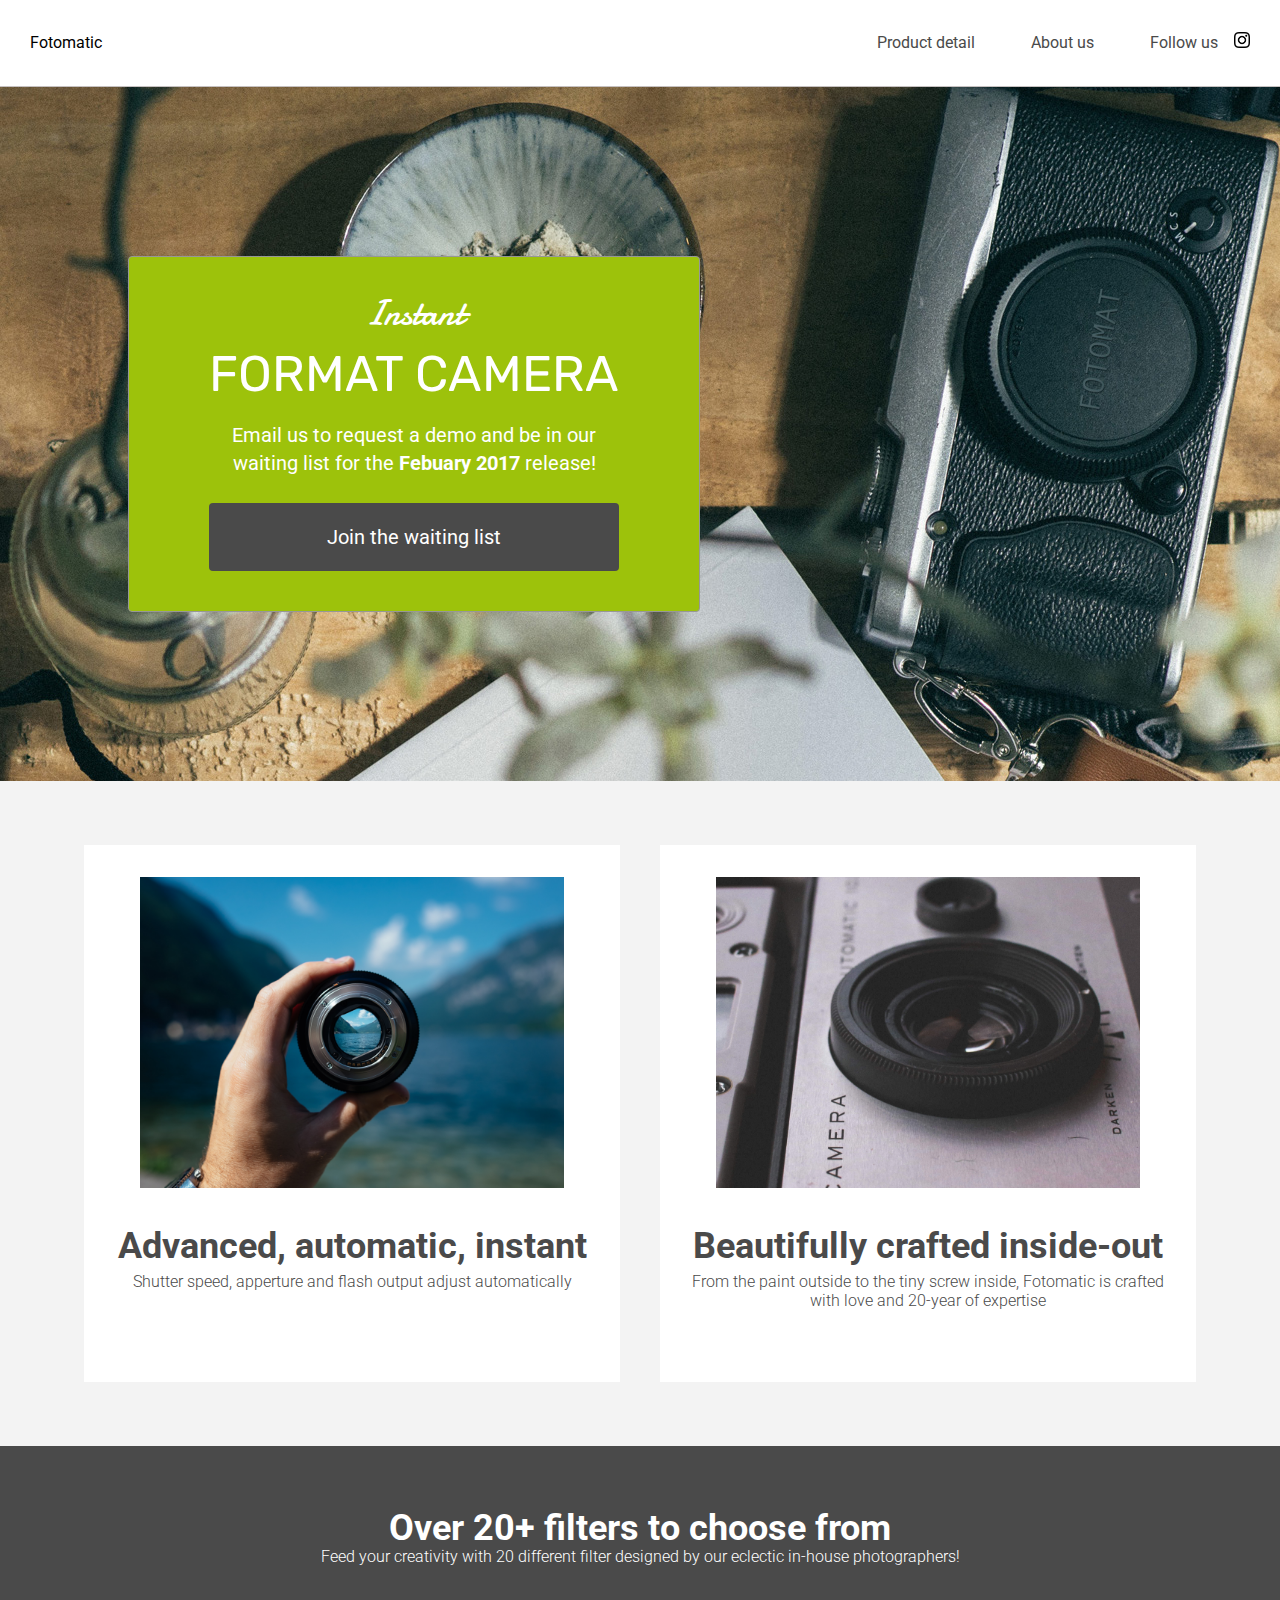
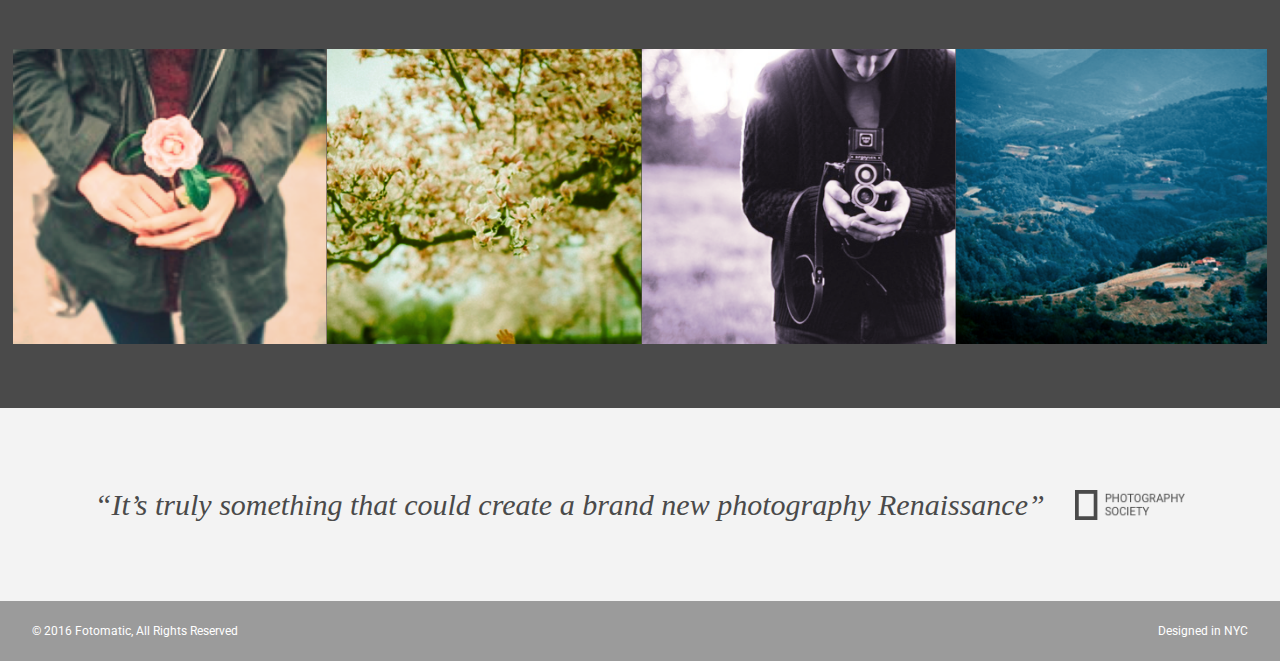
<file: Fotomatic/index.html>
<!DOCTYPE html>
<html>
<head>
  <link href="https://fonts.googleapis.com/css?family=Damion" rel="stylesheet">
  <link href="https://fonts.googleapis.com/css?family=Rubik" rel="stylesheet">
  <link href="https://fonts.googleapis.com/css?family=Roboto:300,400,600,700" rel="stylesheet">
  <link rel="stylesheet" href="./resources/css/reset.css">
  <link rel="stylesheet" href="./resources/css/style.css">
  <title>Fotomatic</title>
</head>
<body>
  <!-- Header -->
  <header>
    <div class="content">
      <a href="index.html" class="desktop logo">Fotomatic</a>
      <nav class="desktop">
        <ul>
          <li><a href="#">Product detail</a></li>
          <li><a href="#">About us</a></li>
          <li><a href="https://www.instagram.com/" target="_blank">Follow us <img class="icon" src="./resources/images/instagram.png"></a></li>
          <li><a href="#" class="button">Join us</a></li>
        </ul>
      </nav>
      <nav class="mobile">
        <ul>
          <li><a href="#"><img src="./resources/images/ic-logo.svg"></a></li>
          <li><a href="#"><img src="./resources/images/ic-product-detail.svg"></a></li>
          <li><a href="#"><img src="./resources/images/ic-about-us.svg"></a></li>
          <li><a href="#" class="button">Join us</a></li>
        </ul>
      </nav>
    </div>
  </header>

  <!-- Main Content -->
  <div class="main-content">

    <!-- Sign Up Section -->
    <div id="sign-up-section" class="banner">
      <div id="sign-up-cta">
        <div class="content center">
          <div class="header">
            <h2 class="cursive">Instant</h2>
            <h1 class="striking">FORMAT CAMERA</h1>
          </div>
          <div class="email">
            <span>
              Email us to request a demo and be in our waiting list for the <strong>Febuary 2017</strong> release!
            </span>
            <div class="button">Join the waiting list</div>
          </div>
        </div>
      </div>
    </div>

    <!-- Features Section -->
    <div id="features-section">
      <div class="feature">
        <div class="center">
          <div class="image-container">
            <img src="./resources/images/feature-1.png" />
          </div>
          <div class="content">
            <h2>Advanced, automatic, instant</h2>
            <h3>Shutter speed, apperture and flash output adjust automatically</h3>
          </div>
        </div>
      </div>
      <div class="feature">
        <div class="center">
          <div class="image-container">
            <img src="./resources/images/feature-2.png" />
          </div>
          <div class="content">
            <h2>Beautifully crafted inside-out</h2>
            <h3>From the paint outside to the tiny screw inside, Fotomatic is crafted with love and 20-year of expertise</h3>
          </div>
        </div>
      </div>
    </div>

    <!-- Filters Section -->
    <div id="filters-section">
      <div class="content center">
        <h2>Over 20+ filters to choose from</h2>
        <h3>Feed your creativity with 20 different filter designed by our eclectic in-house photographers!</h3>
      </div>
      <div class="images-container">
        <div class="image-container">
          <img src="./resources/images/filter-1.png" />
        </div>
        <div class="image-container">
          <img src="./resources/images/filter-2.png" />
        </div>
        <div class="image-container">
          <img src="./resources/images/filter-3.png" />
        </div>
        <div class="image-container extra">
          <img src="./resources/images/filter-4.png" />
        </div>
      </div>
    </div>

    <!-- Quotes Section -->
    <div id="quotes-section">
      <div class="content center">
        <span class="quote">“It’s truly something that could create a brand new photography Renaissance”</span>
        <img class="quote-citation" src="./resources/images/photography-logo.png" />
      </div>
    </div>

    <!-- Footer -->
    <footer>
      <div class="content">
        <span class="copyright">© 2016  Fotomatic, All Rights Reserved</span>
        <span class="location">Designed in NYC</span>
      </div>
    </footer>

  </div>
</body>
</html>
</file>
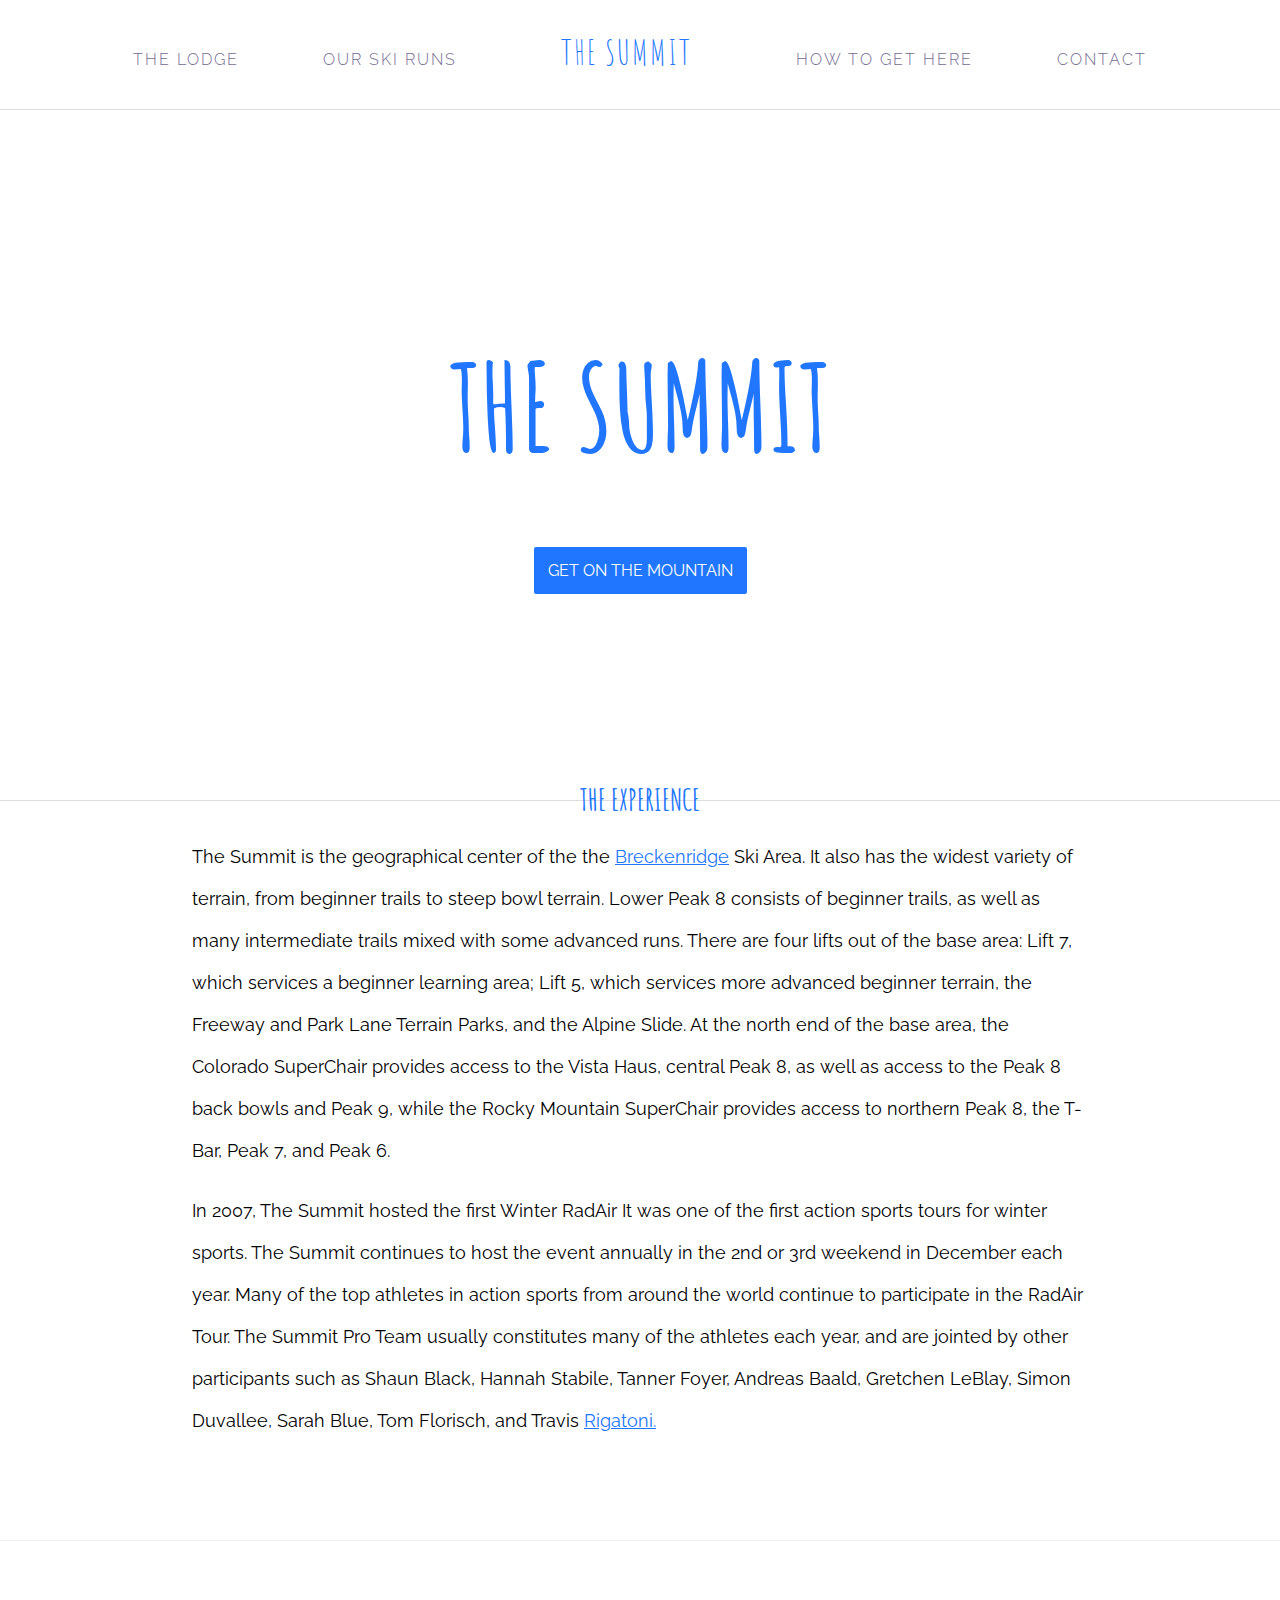
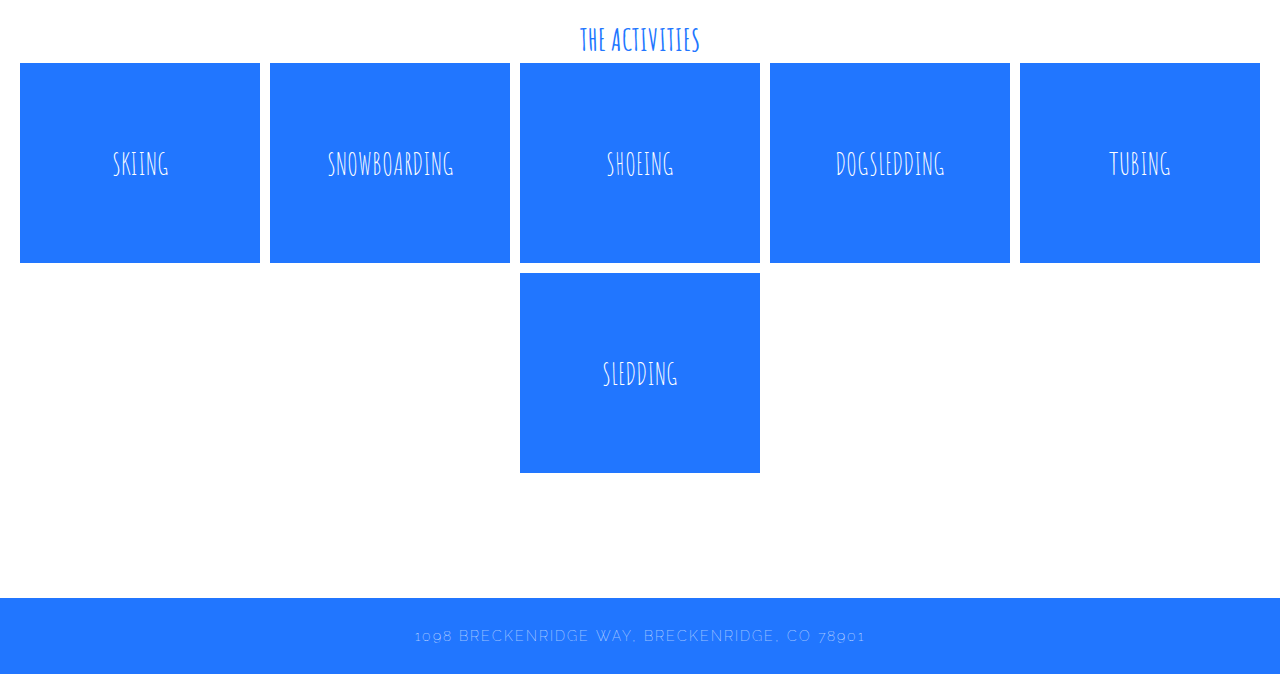
<file: The Summit/index.html>
<!DOCTYPE html>
<html>
  <head>
    <title>Experience the Summit at Breckenridge!</title>
    <link href="https://fonts.googleapis.com/css?family=Amatic+SC|Raleway:100,200,300,400,500,600,700,800,900" rel="stylesheet">
    <link rel="stylesheet" type="text/css" href="starting.css">
    <link rel="stylesheet" type="text/css" href="style.css">
  </head>
<body>
  <div class="navigation">
    <ul>
      <a class="nav-link">The Lodge</a>
      <a class="nav-link">Our Ski Runs</a>
      <a class="nav-link logo">The Summit</a>
      <a class="nav-link">How to Get Here</a>
      <a class="nav-link">Contact</a>
    </ul>
  </div>

  <div class="banner">
    <div class="banner-text">
      <h1>Experience</h1>
      <h2>The Summit</h2>
      <a href="#" class="btn">Get on the mountain</a>
    </div>
  </div>

  <div class="content">
    <h2>The Experience</h2>
    <div class="description">
      <p>The Summit is the geographical center of the the <a href="http://www.gobreck.com/">Breckenridge</a> Ski Area. It also has the widest variety of terrain, from beginner trails to steep bowl terrain. Lower Peak 8 consists of beginner trails, as well as many intermediate trails mixed with some advanced runs. There are four lifts out of the base area: Lift 7, which services a beginner learning area; Lift 5, which services more advanced beginner terrain, the Freeway and Park Lane Terrain Parks, and the Alpine Slide. At the north end of the base area, the Colorado SuperChair provides access to the Vista Haus, central Peak 8, as well as access to the Peak 8 back bowls and Peak 9, while the Rocky Mountain SuperChair provides access to northern Peak 8, the T-Bar, Peak 7, and Peak 6.</p>
      <p>In 2007, The Summit hosted the first Winter RadAir It was one of the first action sports tours for winter sports. The Summit continues to host the event annually in the 2nd or 3rd weekend in December each year. Many of the top athletes in action sports from around the world continue to participate in the RadAir Tour. The Summit Pro Team usually constitutes many of the athletes each year, and are jointed by other participants such as Shaun Black, Hannah Stabile, Tanner Foyer, Andreas Baald, Gretchen LeBlay, Simon Duvallee, Sarah Blue, Tom Florisch, and Travis <a href="https://www.google.com/search?q=rigatoni&rlz=1C5CHFA_enUS751US751&source=lnms&tbm=isch&sa=X&ved=0ahUKEwj5qu257ZvYAhVp3IMKHfkHDyUQ_AUICigB&biw=948&bih=1103">Rigatoni.</a></p>
    </div>
  </div>

  <div class="activities-panel">
    <h2>The Activities</h2>
    <a class="activity">
      Skiing
    </a>
    <a class="activity">
      Snowboarding
    </a>
    <a class="activity">
      Shoeing
    </a>
    <a class="activity">
      Dogsledding
    </a>
    <a class="activity">
      Tubing
    </a>
    <a class="activity">
      Sledding
    </a>
  </div>

  <div class="footer">
    <h2>1098 Breckenridge Way, Breckenridge, CO 78901</h2>
  </div>

  </body>
</html>
</file>
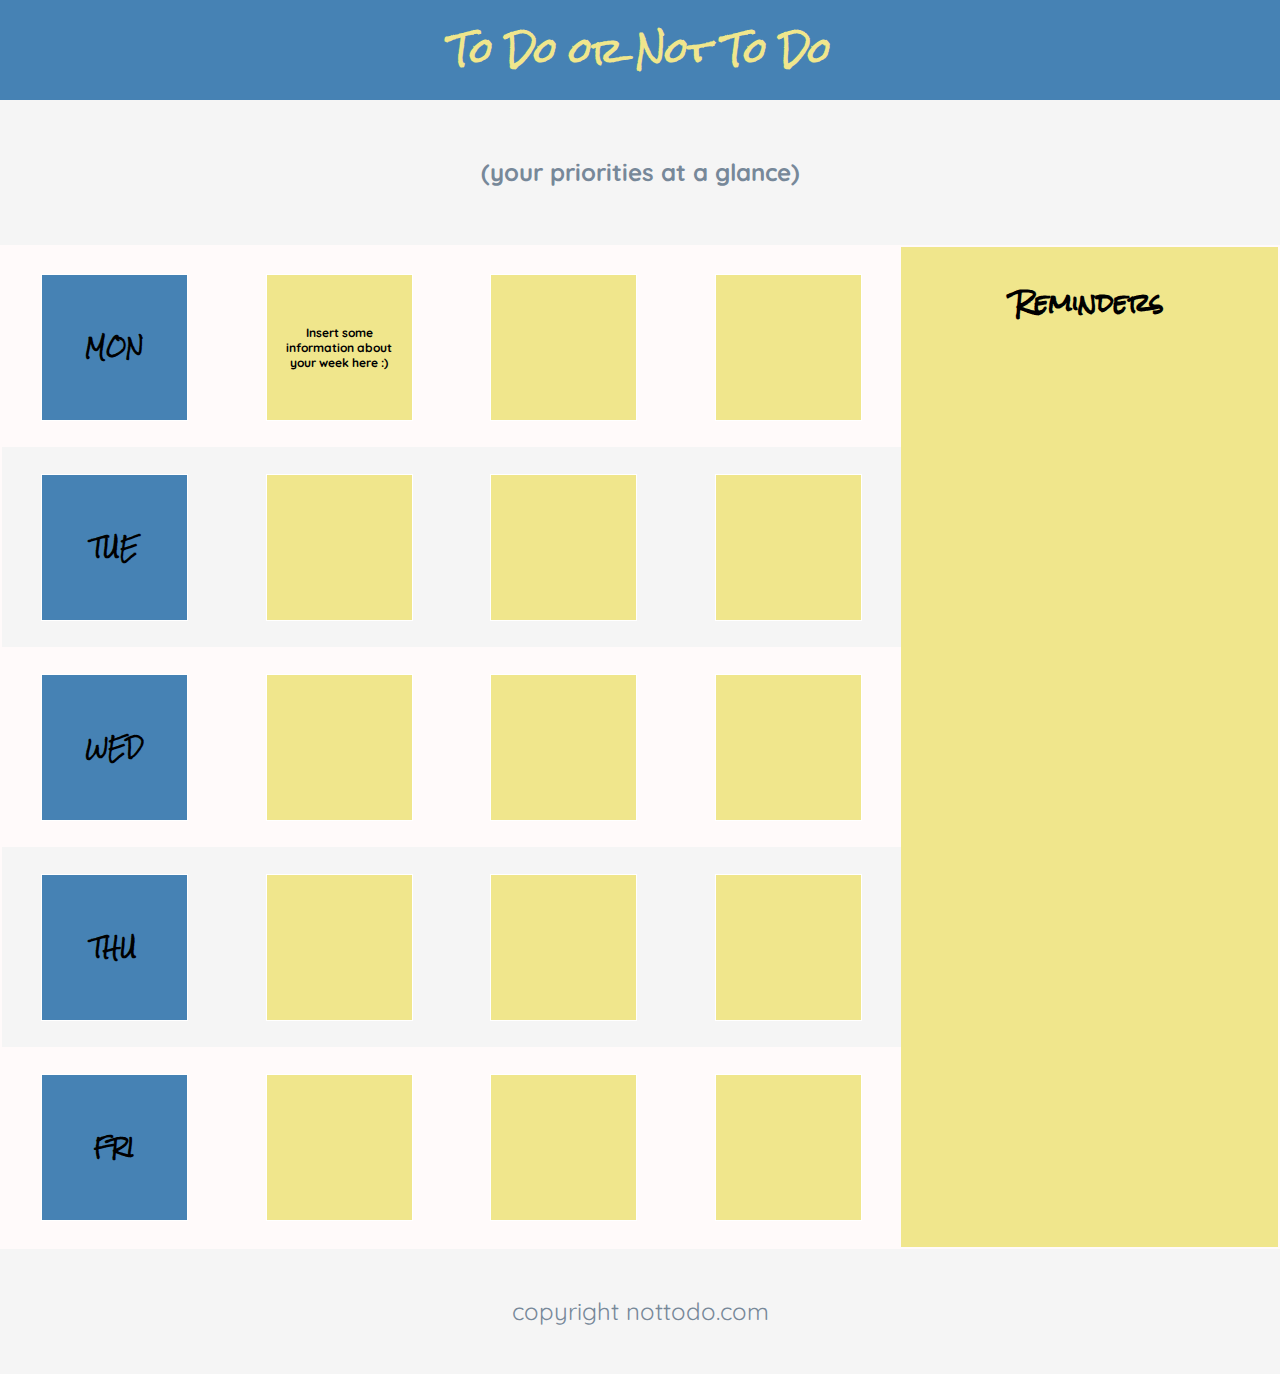
<file: to-do app/index.html>
<!DOCTYPE html>
<html>

<head>
  <title>To Do App</title>
  <link rel='stylesheet' href='style.css'>
  <link href='https://fonts.googleapis.com/css?family=Quicksand' rel='stylesheet'>
  <link href='https://fonts.googleapis.com/css?family=Rock+Salt' rel='stylesheet'>
</head>
<body>

  <!-- Header -->
  <div id='header'>
    <h1>To Do or Not To Do</h1>
    <h2 class='tagline'>(your priorities at a glance)</h2>
  </div>

  <!-- App Container -->
  <div class='container'>

    <!-- To Do Section -->
    <div class='week'>
      <div class='row secondary-background'>
        <div class='day square'><h3>MON</h3></div>
        <div class='task square'>
          <p> Insert some information about your week here :) </p>
        </div>
        <div class='task square'></div>
        <div class='task square'></div>
      </div>
      <div class='row'>
        <div class='day square'><h3>TUE</h3></div>
        <div class='task square'></div>
        <div class='task square'></div>
        <div class='task square'></div>
      </div>
      <div class='row secondary-background'>
        <div class='day square'><h3>WED</h3></div>
        <div class='task square'></div>
        <div class='task square'></div>
        <div class='task square'></div>
      </div>
      <div class='row'>
        <div class='day square'><h3>THU</h3></div>
        <div class='task square'></div>
        <div class='task square'></div>
        <div class='task square'></div>
      </div>
      <div class='row secondary-background'>
        <div class='day square'><h3>FRI</h3></div>
        <div class='task square'></div>
        <div class='task square'></div>
        <div class='task square'></div>
      </div>
    </div>

    <!-- Reminders Section -->
    <div class='reminders'>
      <h3>Reminders</h3>
    </div>
  </div>

  <!-- Footer -->
  <footer>
    <span class='tagline'>copyright nottodo.com</span>
  </footer>
</body>
</html>
</file>
<file: Fotomatic/resources/css/style.css>
/* Universal Styles */

html {
  font-family: "Roboto", sans-serif;
  font-size: 16px;
}

.main-content {
  position: relative;
  top: 5.3125rem; /* To offset for fixed header. */
}

.center {
  text-align: center;
}

.button {
  border-radius: 4px;
  background-color: #4a4a4a;
  color: white;
}

.image-container {
  overflow: hidden;
}

.image-container img {
  display: block;
  max-width: 100%;
}

@media only screen and (max-width: 895px) {
  .main-content {
    top: 2.5625rem;
  }
}

/* Header */

header {
  position: fixed;
  z-index: 100;
  width: 100%;
  border-bottom: solid 1px #c6c1c1;
  background-color: white;
}

header .content {
  display: flex;
  align-items: center;
  padding: 1.875rem;
}

header .logo {
  flex: 1;
}

header nav ul {
  display: flex;
}

nav li {
  padding-left: 3.5rem;
}

nav a {
  vertical-align: bottom;
  line-height: 1.6;
  font-size: 1rem;
  color: #4a4a4a;
}

nav .button {
  padding: .1875rem .5rem;
  background-color: #9dc20b;
  line-height: 1.6;
  color: white;
}

nav li:last-child {
  display: none;
}

header .icon {
  width: 1rem;
  padding-left: .75rem;
}

header .mobile {
  display: none;
}

@media only screen and (max-width: 895px) {
  nav li:last-child {
    display: block;
  }

  header .content {
    padding: 1rem 1rem;
  }
}

@media only screen and (max-width: 600px) {
  header .desktop {
    display: none;
  }

  header .mobile {
    display: block;
    width: 100%;
  }

  header .content {
    padding: .5rem 0;
  }

  header .mobile ul {
    display: flex;
    justify-content: space-around;
    align-items: center;
    width: 100%;
  }

  header .mobile li {
    padding: 0;
  }
}

/* Sign Up Section */

#sign-up-section {
  display: flex;
  justify-content: flex-start;
  align-items: flex-start;
  height: 43.5rem;
  background-image: url('../images/banner-landingpage.jpg');
  background-position: bottom;
  background-size: cover;
  background-repeat: no-repeat;
}

#sign-up-cta {
  position: relative;
  top: 171px;
  left: 10%;
  padding: 0 5rem 2.5rem 5rem;
  border: solid 1px #979797;
  border-radius: 4px;
  background-color: #9dc20b;
}

#sign-up-cta .content {
  width: 25.625rem;
  margin-top: 2rem;
  font-family: "Roboto", sans-serif;
  font-size: 1.25rem;
  line-height: 1.4;
  color: white;
}

#sign-up-cta h1 {
  font-size: 3.125rem;
}

#sign-up-cta h2 {
  font-size: 2.25rem;
}

#sign-up-cta span strong {
  font-weight: bold;
}

#sign-up-cta .cursive {
  font-family: "Damion", cursive;
}

#sign-up-cta .striking {
  font-family: "Rubik", sans-serif;
  padding-bottom: .75rem;
}

#sign-up-cta .button {
  margin-top: 1.625rem;
  padding: 1.25rem 7.25rem;
}

@media only screen and (max-width: 895px) {
  #sign-up-section {
    align-items: center;
    justify-content: center;
    height: 28rem;
  }

  #sign-up-cta {
    position: static;
    width: auto;
    height: auto;
    background-color: transparent;
    border: none;
  }

  #sign-up-cta .content {
    margin-top: 0;
  }

  #sign-up-cta .email {
    display: none;
  }

  #sign-up-cta h1 {
    font-size: 3.125rem;
  }

  #sign-up-cta h2 {
    font-size: 2.25rem;
  }
}

@media only screen and (max-width: 600px) {
  #sign-up-section {
    height: 20rem;
  }

  #sign-up-cta h1 {
    font-size: 2.25rem;
  }

  #sign-up-cta h2 {
    font-size: 2rem;
  }
}

/* Features Section */

#features-section {
  display: flex;
  justify-content: space-between;
  padding: 4rem 5%;
  background-color: #f3f3f3;
}

.feature {
  flex: 1;
  padding: 2rem;
  margin: 0px 1.25rem;
  background-color: white;
}

.feature .image-container {
  width: 90%;
  height: 65%;
  margin: 0 auto;
}

.feature .content {
  padding: 2.5rem 0;
}

.feature h2 {
  padding-bottom: .5rem;
  font-size: 2.25rem;
  font-weight: bold;
  color: #4a4a4a;
}

.feature h3 {
  font-size: 1rem;
  line-height: 1.2;
  font-weight: 300;
  color: #4a4a4a;
}

@media only screen and (max-width: 895px) {
  #features-section {
    padding: 1rem;
  }

  .feature {
    margin: 0px .5rem;
    padding: 1rem;
  }

  .feature h2 {
    font-size: 2rem;
    line-height: 1.3;
  }

  .feature h3 {
    font-size: .875rem;
    line-height: 1.4;
  }
}

@media only screen and (max-width: 600px) {
  #features-section {
    flex-flow: column;
    padding: 0;
  }

  .feature {
    margin: 0;
    padding: 1.25rem 1rem 0 1rem;
  }

  .feature .content {
    padding: 1.25rem 0 1.875rem 0;
  }
}

/* Filters Section */

#filters-section {
  padding: 4rem 0;
  background-color: #4a4a4a;
}

#filters-section .content {
  padding: 0 .625rem;
  margin-bottom: 5rem;
}

#filters-section .content h2 {
  font-size: 2.25rem;
  font-weight: bold;
  color: white;
}

#filters-section .content h3 {
  font-size: 1rem;
  line-height: 1.4;
  font-weight: 300;
  color: white;
}

#filters-section .images-container {
  display: flex;
  max-width: 100%;
  padding: 0 1%;
}

@media only screen and (max-width: 600px) {
  #filters-section {
    padding: 1.5rem 0 0 0;
  }

  #filters-section .content {
    margin-bottom: 1rem;
  }

  #filters-section .content h2 {
    padding-bottom: .625rem;
    font-size: 1.125rem;
    line-height: 1.3;
    font-weight: normal;
  }

  #filters-section .content h3 {
    font-size: .875rem;
    line-height: 1.4;
  }

  #filters-section .images-container {
    padding: 0;
  }

  #filters-section .extra {
    display: none;
  }
}

/* Quotes Section */

#quotes-section {
  background-color: #f3f3f3;
}

#quotes-section .content {
  display: flex;
  align-items: center;
  justify-content: center;
  padding: 5rem 1.5rem;
}

#quotes-section .quote {
  padding-right: 1.875rem;
  font-family: "Palatino", serif;
  font-size: 1.875rem;
  line-height: 1.1;
  font-style: italic;
  color: #4a4a4a;
}

#quotes-section .quote-citation {
  height: 1.875rem;
}

@media only screen and (max-width: 895px) {
  #quotes-section .content {
    padding: 3rem 1.5rem;
  }
}

@media only screen and (max-width: 600px) {
  #quotes-section .content {
    flex-flow: column;
    padding: 1.875rem .625rem;
  }

  #quotes-section .quote {
    font-size: 1.5rem;
    line-height: 1.4;
  }

  #quotes-section .quote-citation {
    display: block;
    padding-top: 1rem;
    margin: auto;
  }
}

/* Footer */

footer {
  background-color: #9b9b9b;
  padding: 1.5rem 2rem;
}

footer .content {
  color: white;
  display: flex;
  font-size: .75rem;
}

footer .copyright {
  flex-grow: 1;
}

@media only screen and (max-width: 600px) {
  footer .content {
    font-size: .625rem;
  }
}
</file>
<file: The Summit/starting.css>
body{
  background-color: #ffffff;
  margin: 0px;
  padding:0px;
}
.navigation{
  box-sizing: border-box;
  background-color: #ffffff;
  border-bottom: 1px solid #dddddd;
  left: 0px;
  overflow-y: auto;
  padding:30px;
  position: fixed;
  text-align: center;
  top: 0px;
  width: 100%;
  z-index: 999;
}
ul{
  margin: 0px;
  padding: 0px;
}
.navigation a{
  color: #736B92;
  display: inline-block;
  font-family: 'Raleway', sans-serif;
  font-size: 16px;
  font-weight: 300;
  letter-spacing: 2px;
  padding: 10px 40px;
  text-transform: uppercase;
}
a.logo{
  color: #2176FF;
  font-family: 'Amatic SC',sans-serif;
  font-size: 34px;
  padding: 0px 60px;
  text-align: center;
  text-transform: uppercase;
}
.banner{
  background-image: url("https://images.unsplash.com/photo-1418290232843-5d7a0bd93f7d?dpr=1&auto=format&crop=entropy&fit=crop&w=1500&h=1001&q=80&cs=tinysrgb");
  background-position: center top;
  background-size: cover;
  border-bottom: 1px solid #dddddd;
  height: 700px;
  position: relative;
  text-align: center;
  top: 100px;
  width: 100%;
}
.banner-text{
  position: relative;
  top: 200px;
}
h1{
  color: #ffffff;
  font-family: 'Raleway',sans-serif;
  font-size: 60px;
  font-weight: 100;
  letter-spacing: 2px;
  margin: 0px;
  text-align: center;
  text-transform: uppercase;
}
h2{
  color: #2176FF;
  font-family: 'Amatic SC',sans-serif;
  font-size: 30px;
  margin: 0px;
  text-align: center;
  text-transform: uppercase;
}
.banner h2{
  font-size: 120px;
  margin: -40px 0px 80px 0px;
}
.content{
  background-image: url('https://content.codecademy.com/courses/learn-links-and-buttons/project/mountain1.jpg');
  background-position: center top;
  background-size: cover;
  border-bottom: 1px solid #eeeeee;
  margin: 0 auto;
  overflow-y: auto;
  padding: 80px 0px;
  position: relative;
  text-align: center;
}
p{
  color: #000000;
  font-family: 'Raleway',sans-serif;
  font-size: 18px;
  line-height: 42px;
  text-align: left;
}
.description{
  display: inline-block;
  width: 70%;
}
.activities-panel{
  margin-bottom: 40px;
  padding: 80px 0px;
  text-align: center;
  display: flex;
  align-items: flex-start;
  flex-wrap: wrap;
  justify-content: center;
}
.activities-panel h2 {
  width: 100%;
}
.activity{
  background-color: #2176FF;
  box-sizing: border-box;
  width: 240px;
  height: 200px;
  display: flex;
  align-items: center;
  justify-content: center;
  color: #fff;
  font-family: 'Amatic SC',sans-serif;
  font-size: 30px;
  text-align: center;
  text-transform: uppercase;
  margin: 5px;
}
.footer{
  background-color: #2176FF;
  padding: 30px;
  text-align: center;
}
.footer h2{
  color: #ffffff;
  font-family: 'Raleway',sans-serif;
  font-size: 14px;
  font-weight: 100;
  letter-spacing: 2px;
}

a {
  cursor: default;
  text-decoration-line: none;
}
</file>
<file: The Summit/style.css>
a {
  color: #2176FF;
  text-decoration: underline;
  cursor: pointer;
}
 
a:hover {
  text-decoration: none;
}

.nav-link {
  text-decoration: none;
}
 
.nav-link:hover {
  color: #5495ff;
}

.btn {
  background-color: #2176FF;
  border-radius: 2px;
  color: #ffffff;
  font-family: 'Raleway',sans-serif;
  font-size: 16px;
  font-weight: 400;
  padding: 14px;
  text-decoration: none;
  text-transform: uppercase;
  cursor: pointer;
}

.btn:hover {
  background-color: #fff;
  color: #2176FF;
  transition: color .1s ease-in, background-color .1s ease-in;
}
 
.btn:active {
  font-size: 18px;
  transition: font-size .1s ease-in-out;
}

.activity {
  border: 1px solid #2176FF;
  cursor: pointer;
  text-decoration: none;
}

.activity:hover {
  background-color: #fff;
  color: #5495ff;
  transition: color .1s ease-in, background-color .1s ease-in;
}
 
.activity:active {
  font-size: 40px;
  transition: font-size .1s;
}
</file>
<file: to-do app/style.css>
/* Universal Styles */
body {
  margin: 0px;
  background-color: whitesmoke;
  font-family: 'Rock Salt', cursive;
  text-align: center;
}

.secondary-background {
  background-color: snow;
}

.tagline {
  font-family: 'Quicksand', sans-serif;
  color: lightslategrey;
  line-height: 125px;
}

/* Header */
h1 {
  margin: 0;
  background-color: steelblue;
  line-height: 100px;
  color: khaki;
}

h2 {
  margin: 10px;
}

/* App Container */
.container {
  border: 2px solid snow;
  display: flex;
}

/* To Do Section */
.week {
  display: inline-flex;
  flex-grow: 3;
  flex-direction: column;
}

.row {
  min-height: 200px;
  display: flex;
  flex-wrap: wrap;
  justify-content: space-around;
  align-items: center;
}

.square {
  width: 125px;
  height: 125px;
  padding: 10px;
  display: flex;
  justify-content: center;
  align-items: center;
}

.day.square {
  background-color: steelblue;
  border: 1px solid white;
}

.task.square {
  background-color: khaki;
  border: 1px solid white;
}

.task p {
  font-family: 'Quicksand', sans-serif;
  font-weight: 700;
  font-size: 12px;
}

/* Reminders */
.reminders {
  background-color: khaki;
  display: inline-flex;
  flex-grow: 2;
}

.reminders h3 {
  width: 100%;
  margin: 10px;
  color: black;
  line-height: 90px;
  font-size: 24px;
}

/* Footer */
footer {
  font-size: 24px;
}
</file>
